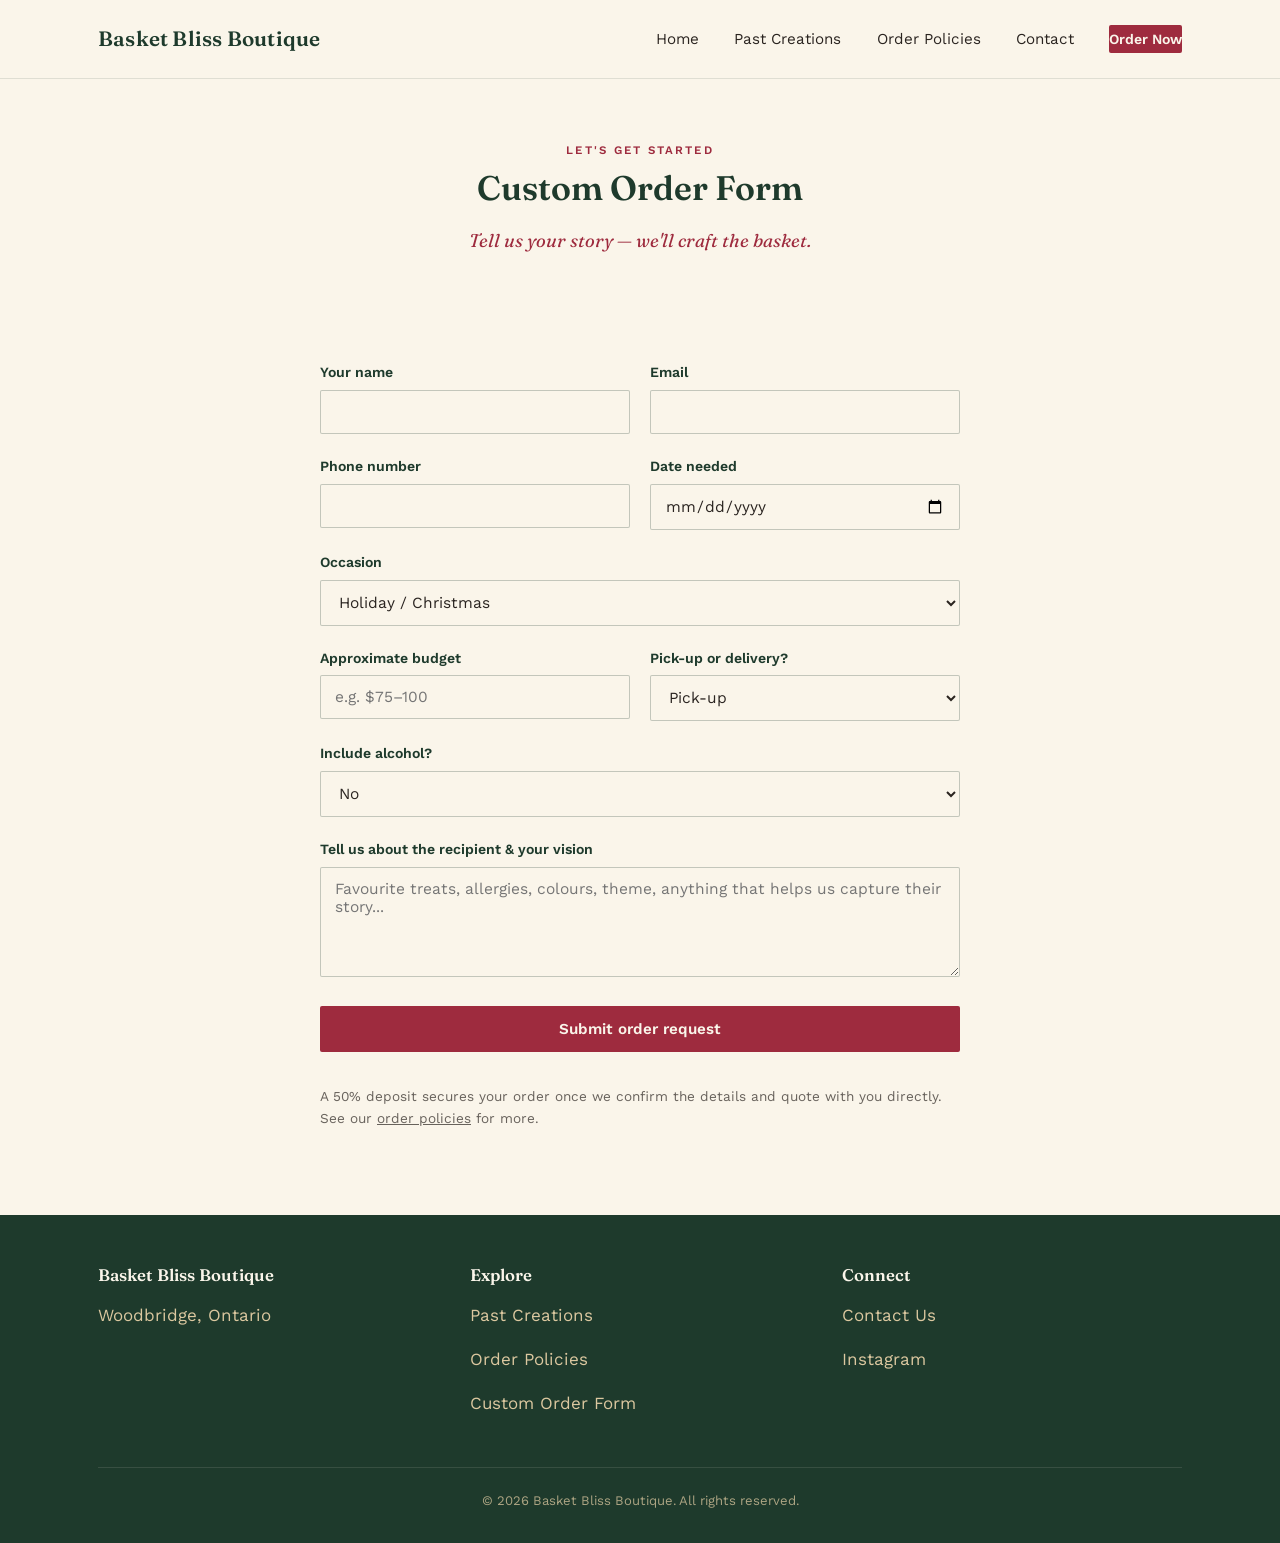
<file: custom-order-form.html>
<!DOCTYPE html>
<html lang="en">
<head>
<meta charset="UTF-8">
<meta name="viewport" content="width=device-width, initial-scale=1.0">
<title>Custom Order Form — Basket Bliss Boutique</title>
<meta name="description" content="Start your custom gift basket order with Basket Bliss Boutique.">
<link rel="preconnect" href="https://fonts.googleapis.com">
<link rel="preconnect" href="https://fonts.gstatic.com" crossorigin>
<link href="https://fonts.googleapis.com/css2?family=Fraunces:ital,wght@0,400;0,600;1,400&family=Work+Sans:wght@400;500;600&display=swap" rel="stylesheet">
<link rel="stylesheet" href="style.css">
</head>
<body>

<nav class="site-nav">
  <div class="container">
    <a href="index.html" class="brand">Basket Bliss Boutique</a>
    <button class="nav-toggle" aria-label="Toggle menu" aria-expanded="false">
      <span></span><span></span><span></span>
    </button>
    <ul class="nav-links">
      <li><a href="index.html">Home</a></li>
      <li><a href="past-creations.html">Past Creations</a></li>
      <li><a href="order-policies.html">Order Policies</a></li>
      <li><a href="contact.html">Contact</a></li>
      <li><a href="custom-order-form.html" class="nav-cta active">Order Now</a></li>
    </ul>
  </div>
</nav>

<div class="page-head container">
  <span class="eyebrow">Let's get started</span>
  <h1>Custom Order Form</h1>
  <p class="lede">Tell us your story — we'll craft the basket.</p>
</div>

<section>
  <div class="container">
    <!--
      SETUP NOTE FOR WHOEVER MAINTAINS THIS SITE:
      This form uses Formspree (https://formspree.io) so it can submit without
      a backend server. Free tier: 50 submissions/month.
      1. Create a free Formspree account and a new form.
      2. Replace YOUR_FORM_ID below with the ID Formspree gives you.
      3. Test it once by submitting the live form yourself.
    -->
    <form class="order-form" action="https://formspree.io/f/YOUR_FORM_ID" method="POST">
      <div class="form-row">
        <div>
          <label for="name">Your name</label>
          <input type="text" id="name" name="name" required>
        </div>
        <div>
          <label for="email">Email</label>
          <input type="email" id="email" name="email" required>
        </div>
      </div>

      <div class="form-row">
        <div>
          <label for="phone">Phone number</label>
          <input type="tel" id="phone" name="phone">
        </div>
        <div>
          <label for="date">Date needed</label>
          <input type="date" id="date" name="date needed" required>
        </div>
      </div>

      <div>
        <label for="occasion">Occasion</label>
        <select id="occasion" name="occasion">
          <option>Holiday / Christmas</option>
          <option>Birthday</option>
          <option>Thank you / Client gift</option>
          <option>Congratulations</option>
          <option>Sympathy</option>
          <option>Other</option>
        </select>
      </div>

      <div class="form-row">
        <div>
          <label for="budget">Approximate budget</label>
          <input type="text" id="budget" name="budget" placeholder="e.g. $75–100">
        </div>
        <div>
          <label for="fulfilment">Pick-up or delivery?</label>
          <select id="fulfilment" name="fulfilment">
            <option>Pick-up</option>
            <option>Delivery</option>
            <option>Not sure yet</option>
          </select>
        </div>
      </div>

      <div>
        <label for="alcohol">Include alcohol?</label>
        <select id="alcohol" name="alcohol">
          <option>No</option>
          <option>Yes, I'll provide it</option>
          <option>Yes, please arrange it</option>
        </select>
      </div>

      <div>
        <label for="details">Tell us about the recipient & your vision</label>
        <textarea id="details" name="details" placeholder="Favourite treats, allergies, colours, theme, anything that helps us capture their story..."></textarea>
      </div>

      <button type="submit" class="btn btn-primary">Submit order request</button>
      <p class="form-note">A 50% deposit secures your order once we confirm the details and quote with you directly. See our <a href="order-policies.html">order policies</a> for more.</p>
    </form>
  </div>
</section>

<footer>
  <div class="container">
    <div class="footer-grid">
      <div>
        <h3>Basket Bliss Boutique</h3>
        <p>Woodbridge, Ontario</p>
      </div>
      <div>
        <h3>Explore</h3>
        <p><a href="past-creations.html">Past Creations</a></p>
        <p><a href="order-policies.html">Order Policies</a></p>
        <p><a href="custom-order-form.html">Custom Order Form</a></p>
      </div>
      <div>
        <h3>Connect</h3>
        <p><a href="contact.html">Contact Us</a></p>
        <p><a href="https://www.instagram.com/basketblissboutique/" target="_blank" rel="noopener">Instagram</a></p>
      </div>
    </div>
    <div class="footer-bottom">© 2026 Basket Bliss Boutique. All rights reserved.</div>
  </div>
</footer>

<script src="script.js"></script>
</body>
</html>
</file>
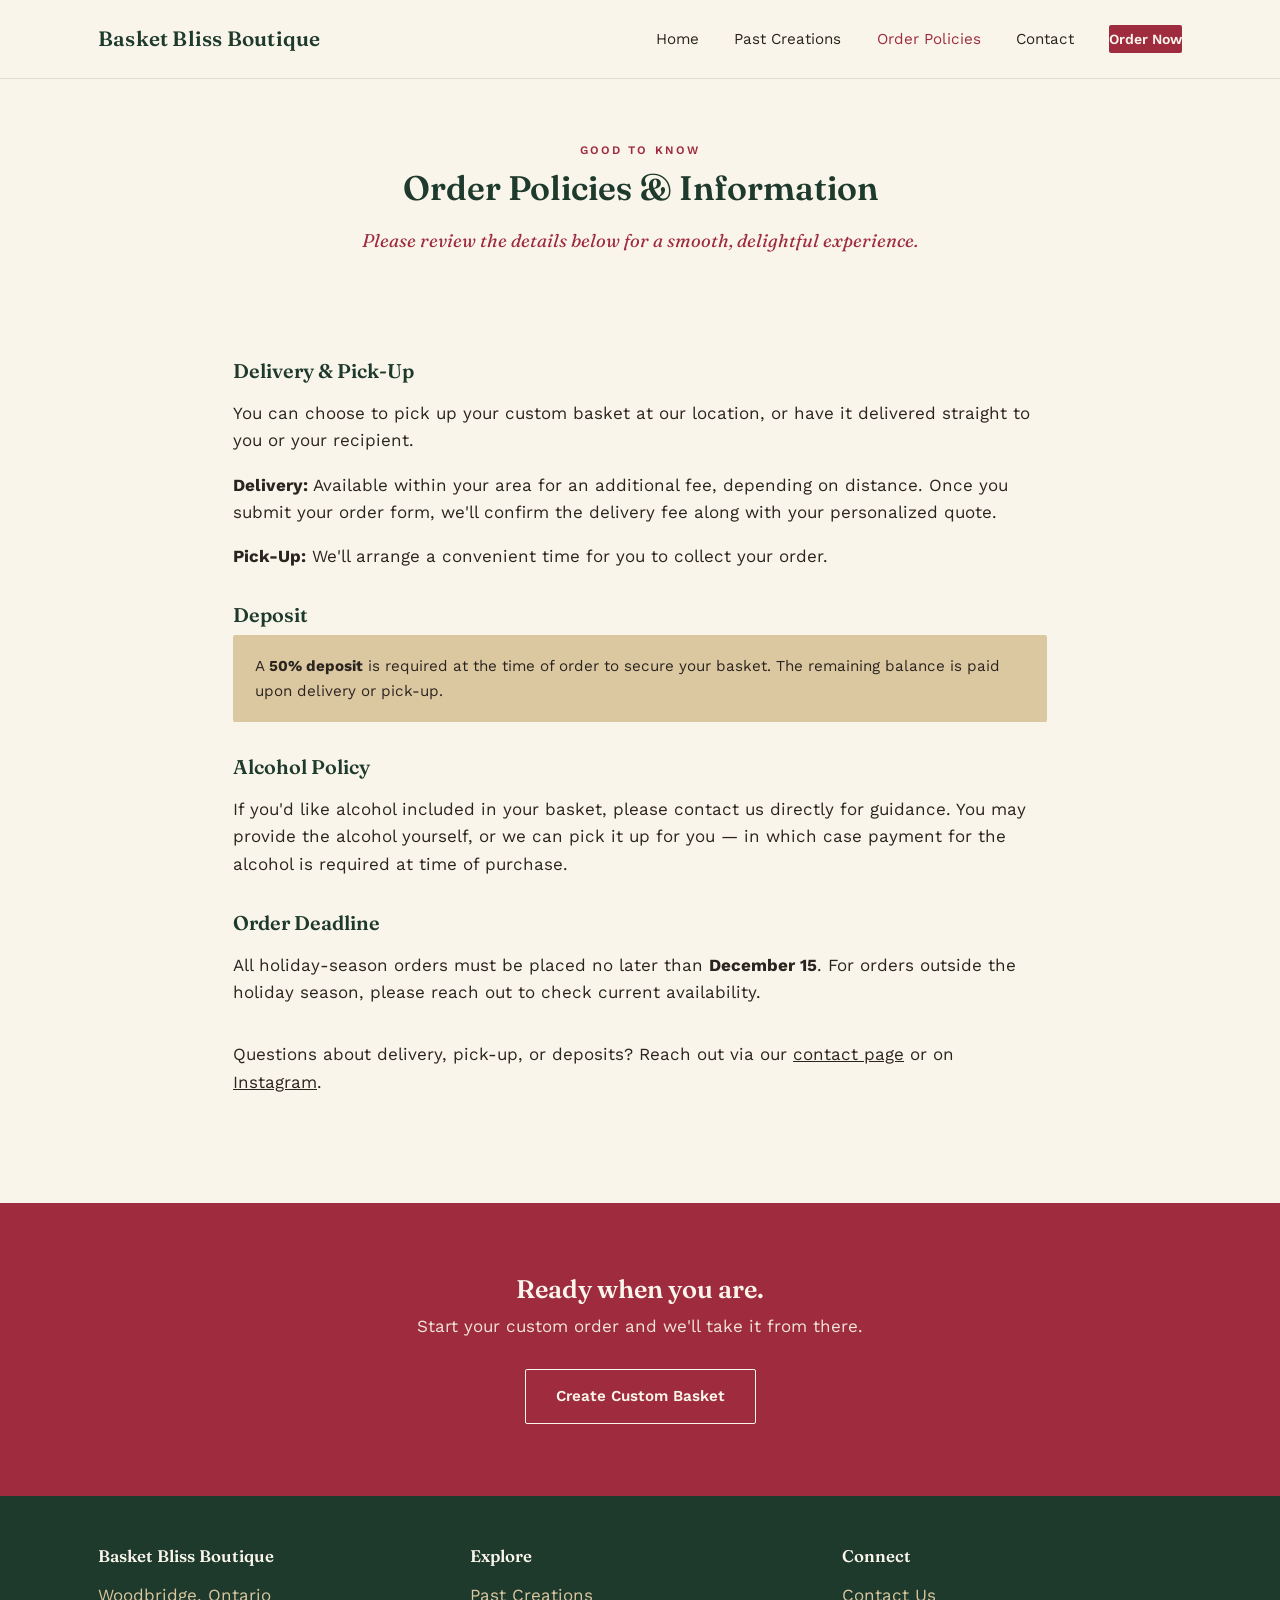
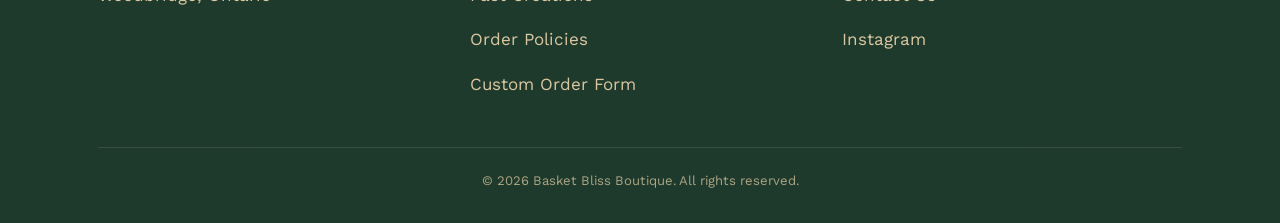
<file: order-policies.html>
<!DOCTYPE html>
<html lang="en">
<head>
<meta charset="UTF-8">
<meta name="viewport" content="width=device-width, initial-scale=1.0">
<title>Order Policies & Information — Basket Bliss Boutique</title>
<meta name="description" content="Delivery, pick-up, deposit, and ordering information for Basket Bliss Boutique.">
<link rel="preconnect" href="https://fonts.googleapis.com">
<link rel="preconnect" href="https://fonts.gstatic.com" crossorigin>
<link href="https://fonts.googleapis.com/css2?family=Fraunces:ital,wght@0,400;0,600;1,400&family=Work+Sans:wght@400;500;600&display=swap" rel="stylesheet">
<link rel="stylesheet" href="style.css">
</head>
<body>

<nav class="site-nav">
  <div class="container">
    <a href="index.html" class="brand">Basket Bliss Boutique</a>
    <button class="nav-toggle" aria-label="Toggle menu" aria-expanded="false">
      <span></span><span></span><span></span>
    </button>
    <ul class="nav-links">
      <li><a href="index.html">Home</a></li>
      <li><a href="past-creations.html">Past Creations</a></li>
      <li><a href="order-policies.html" class="active">Order Policies</a></li>
      <li><a href="contact.html">Contact</a></li>
      <li><a href="custom-order-form.html" class="nav-cta">Order Now</a></li>
    </ul>
  </div>
</nav>

<div class="page-head container">
  <span class="eyebrow">Good to know</span>
  <h1>Order Policies & Information</h1>
  <p class="lede">Please review the details below for a smooth, delightful experience.</p>
</div>

<section>
  <div class="container">
    <div class="policy-block">
      <h3>Delivery & Pick-Up</h3>
      <p>You can choose to pick up your custom basket at our location, or have it delivered straight to you or your recipient.</p>
      <p><strong>Delivery:</strong> Available within your area for an additional fee, depending on distance. Once you submit your order form, we'll confirm the delivery fee along with your personalized quote.</p>
      <p><strong>Pick-Up:</strong> We'll arrange a convenient time for you to collect your order.</p>
    </div>

    <div class="policy-block">
      <h3>Deposit</h3>
      <div class="note">A <strong>50% deposit</strong> is required at the time of order to secure your basket. The remaining balance is paid upon delivery or pick-up.</div>
    </div>

    <div class="policy-block">
      <h3>Alcohol Policy</h3>
      <p>If you'd like alcohol included in your basket, please contact us directly for guidance. You may provide the alcohol yourself, or we can pick it up for you — in which case payment for the alcohol is required at time of purchase.</p>
    </div>

    <div class="policy-block">
      <h3>Order Deadline</h3>
      <p>All holiday-season orders must be placed no later than <strong>December 15</strong>. For orders outside the holiday season, please reach out to check current availability.</p>
    </div>

    <div class="policy-block">
      <p>Questions about delivery, pick-up, or deposits? Reach out via our <a href="contact.html">contact page</a> or on <a href="https://www.instagram.com/basketblissboutique/" target="_blank" rel="noopener">Instagram</a>.</p>
    </div>
  </div>
</section>

<section class="cta-band">
  <div class="container">
    <h2>Ready when you are.</h2>
    <p>Start your custom order and we'll take it from there.</p>
    <a href="custom-order-form.html" class="btn btn-outline">Create Custom Basket</a>
  </div>
</section>

<footer>
  <div class="container">
    <div class="footer-grid">
      <div>
        <h3>Basket Bliss Boutique</h3>
        <p>Woodbridge, Ontario</p>
      </div>
      <div>
        <h3>Explore</h3>
        <p><a href="past-creations.html">Past Creations</a></p>
        <p><a href="order-policies.html">Order Policies</a></p>
        <p><a href="custom-order-form.html">Custom Order Form</a></p>
      </div>
      <div>
        <h3>Connect</h3>
        <p><a href="contact.html">Contact Us</a></p>
        <p><a href="https://www.instagram.com/basketblissboutique/" target="_blank" rel="noopener">Instagram</a></p>
      </div>
    </div>
    <div class="footer-bottom">© 2026 Basket Bliss Boutique. All rights reserved.</div>
  </div>
</footer>

<script src="script.js"></script>
</body>
</html>
</file>
<file: style.css>
/* ============================================================
   Basket Bliss Boutique — design tokens
   Palette: deep pine, cranberry ribbon, kraft paper, cream, gold thread
   ============================================================ */
:root {
  --evergreen: #1E3A2C;
  --evergreen-2: #294A38;
  --cranberry: #9E2B3E;
  --cranberry-2: #7E2231;
  --kraft: #DCC8A0;
  --kraft-2: #CDB585;
  --cream: #FAF5EA;
  --ink: #2A2420;
  --gold: #B8912F;
  --paper-shadow: 0 10px 30px -12px rgba(30, 58, 44, 0.35);

  --display: "Fraunces", serif;
  --body: "Work Sans", sans-serif;

  --radius: 2px;
}

* { box-sizing: border-box; }
html { scroll-behavior: smooth; }

body {
  margin: 0;
  background: var(--cream);
  color: var(--ink);
  font-family: var(--body);
  font-size: 17px;
  line-height: 1.6;
  -webkit-font-smoothing: antialiased;
}

img { max-width: 100%; display: block; }
a { color: inherit; }

h1, h2, h3 {
  font-family: var(--display);
  font-weight: 600;
  margin: 0 0 0.4em;
  line-height: 1.1;
  color: var(--evergreen);
}

.eyebrow {
  font-family: var(--body);
  font-size: 0.72rem;
  letter-spacing: 0.18em;
  text-transform: uppercase;
  color: var(--cranberry);
  font-weight: 600;
  display: inline-block;
  margin-bottom: 0.9em;
}

.container {
  max-width: 1140px;
  margin: 0 auto;
  padding: 0 28px;
}

/* ---------- Nav ---------- */
.site-nav {
  position: sticky;
  top: 0;
  z-index: 50;
  background: var(--cream);
  border-bottom: 1px solid rgba(30, 58, 44, 0.12);
}
.site-nav .container {
  display: flex;
  align-items: center;
  justify-content: space-between;
  height: 78px;
}
.brand {
  font-family: var(--display);
  font-size: 1.3rem;
  font-weight: 600;
  color: var(--evergreen);
  text-decoration: none;
  letter-spacing: 0.01em;
}
.nav-links {
  display: flex;
  align-items: center;
  gap: 2.2rem;
  list-style: none;
  margin: 0;
  padding: 0;
  font-size: 0.95rem;
}
.nav-links a {
  text-decoration: none;
  color: var(--ink);
  position: relative;
  padding: 6px 0;
}
.nav-links a.active,
.nav-links a:hover { color: var(--cranberry); }
.nav-cta {
  background: var(--cranberry);
  color: var(--cream) !important;
  padding: 10px 20px;
  border-radius: var(--radius);
  font-weight: 600;
  font-size: 0.88rem;
}
.nav-cta:hover { background: var(--cranberry-2); }
.nav-toggle { display: none; }

@media (max-width: 780px) {
  .nav-links {
    position: fixed;
    inset: 78px 0 0 0;
    background: var(--cream);
    flex-direction: column;
    justify-content: flex-start;
    padding: 2.5rem 28px;
    gap: 1.6rem;
    transform: translateX(100%);
    transition: transform 0.3s ease;
    font-size: 1.1rem;
  }
  .nav-links.open { transform: translateX(0); }
  .nav-toggle {
    display: block;
    background: none;
    border: none;
    cursor: pointer;
    padding: 8px;
  }
  .nav-toggle span {
    display: block;
    width: 24px;
    height: 2px;
    background: var(--evergreen);
    margin: 5px 0;
  }
}

/* ---------- Gift tag signature element ---------- */
.gift-tag {
  position: relative;
  background: var(--kraft);
  clip-path: polygon(14% 0, 100% 0, 100% 100%, 14% 100%, 0 50%);
  padding: 1.8rem 1.6rem 1.8rem 2.6rem;
  box-shadow: var(--paper-shadow);
}
.gift-tag::before {
  content: "";
  position: absolute;
  left: 14px;
  top: 50%;
  transform: translateY(-50%);
  width: 9px;
  height: 9px;
  border-radius: 50%;
  background: var(--cream);
  border: 1px solid rgba(42,36,32,0.25);
}
.gift-tag::after {
  content: "";
  position: absolute;
  left: 18px;
  top: 6px;
  width: 1px;
  height: 22px;
  background: var(--gold);
  transform: rotate(18deg);
}

/* ---------- Buttons ---------- */
.btn {
  display: inline-block;
  font-family: var(--body);
  font-weight: 600;
  font-size: 0.95rem;
  padding: 14px 30px;
  border-radius: var(--radius);
  text-decoration: none;
  border: none;
  cursor: pointer;
  transition: transform 0.15s ease, background 0.15s ease;
}
.btn-primary {
  background: var(--cranberry);
  color: var(--cream);
}
.btn-primary:hover { background: var(--cranberry-2); transform: translateY(-1px); }
.btn-outline {
  background: transparent;
  color: var(--evergreen);
  border: 1.5px solid var(--evergreen);
}
.btn-outline:hover { background: var(--evergreen); color: var(--cream); }

/* ---------- Hero ---------- */
.hero {
  padding: 5rem 0 4rem;
}
.hero .container {
  display: grid;
  grid-template-columns: 1.05fr 0.95fr;
  gap: 3.5rem;
  align-items: center;
}
.hero h1 {
  font-size: clamp(2.3rem, 4.2vw, 3.4rem);
}
.hero .lede {
  font-style: italic;
  font-family: var(--display);
  font-weight: 400;
  font-size: 1.25rem;
  color: var(--cranberry);
  margin-bottom: 1.1rem;
}
.hero p.desc {
  max-width: 46ch;
  margin-bottom: 1.8rem;
  color: rgba(42,36,32,0.85);
}
.hero-photo {
  position: relative;
}
.hero-photo img {
  border-radius: var(--radius);
  box-shadow: var(--paper-shadow);
}
.hero-photo .gift-tag {
  position: absolute;
  bottom: -22px;
  left: -30px;
  max-width: 220px;
  font-size: 0.85rem;
}
.hero-photo .gift-tag strong {
  display: block;
  font-family: var(--display);
  font-size: 1.05rem;
  color: var(--evergreen);
}

@media (max-width: 860px) {
  .hero .container { grid-template-columns: 1fr; }
  .hero-photo .gift-tag { position: static; margin-top: 1.4rem; max-width: none; }
}

/* ---------- Full-bleed hero (banner style) ---------- */
.hero-full {
  position: relative;
  height: 78vh;
  min-height: 460px;
  max-height: 720px;
  display: flex;
  align-items: flex-end;
  overflow: hidden;
}
.hero-full img {
  position: absolute;
  inset: 0;
  width: 100%;
  height: 100%;
  object-fit: cover;
}
.hero-full::after {
  content: "";
  position: absolute;
  inset: 0;
  background: linear-gradient(0deg, rgba(20,32,25,0.78) 0%, rgba(20,32,25,0.25) 45%, rgba(20,32,25,0) 70%);
}
.hero-full .hero-full-copy {
  position: relative;
  z-index: 2;
  color: var(--cream);
  padding: 0 0 3.2rem;
  max-width: 640px;
}
.hero-full .lede { color: var(--kraft); }
.hero-full h1 { color: var(--cream); }
.hero-full p.desc { color: rgba(250,245,234,0.88); }

/* ---------- Category tile row ---------- */
.category-tiles {
  padding: 3.2rem 0 3.6rem;
}
.category-tiles .grid3 {
  display: grid;
  grid-template-columns: repeat(3, 1fr);
  gap: 1.6rem;
}
.tile {
  position: relative;
  aspect-ratio: 1 / 1;
  border-radius: var(--radius);
  overflow: hidden;
  text-decoration: none;
  display: block;
}
.tile img {
  width: 100%;
  height: 100%;
  object-fit: cover;
  transition: transform 0.4s ease;
}
.tile:hover img { transform: scale(1.05); }
.tile::after {
  content: "";
  position: absolute;
  inset: 0;
  background: linear-gradient(0deg, rgba(30,58,44,0.72) 0%, rgba(30,58,44,0.08) 55%);
}
.tile span {
  position: absolute;
  left: 18px;
  bottom: 16px;
  z-index: 2;
  color: var(--cream);
  font-family: var(--display);
  font-size: 1.15rem;
  font-weight: 600;
}
@media (max-width: 780px) {
  .category-tiles .grid3 { grid-template-columns: 1fr; }
}

/* ---------- Clean product grid ---------- */
.product-grid {
  display: grid;
  grid-template-columns: repeat(auto-fill, minmax(240px, 1fr));
  gap: 2rem;
}
.product-card {
  text-decoration: none;
  color: var(--ink);
  display: block;
}
.product-card .thumb {
  aspect-ratio: 4/5;
  overflow: hidden;
  border-radius: var(--radius);
  background: var(--kraft);
  margin-bottom: 0.9rem;
  box-shadow: 0 1px 3px rgba(30,58,44,0.12);
  transition: box-shadow 0.2s ease, transform 0.2s ease;
}
.product-card .thumb img {
  width: 100%;
  height: 100%;
  object-fit: cover;
  transition: transform 0.4s ease;
}
.product-card:hover .thumb {
  box-shadow: var(--paper-shadow);
  transform: translateY(-3px);
}
.product-card:hover .thumb img { transform: scale(1.04); }
.product-card h3 {
  font-size: 1rem;
  font-weight: 600;
  margin: 0 0 0.2rem;
  color: var(--evergreen);
}
.product-card .price {
  font-size: 0.9rem;
  color: var(--cranberry);
  font-weight: 600;
}

/* ---------- Section shells ---------- */
section { padding: 4.5rem 0; }
.section-kraft {
  background: var(--kraft);
  position: relative;
}
.section-kraft::before,
.section-kraft::after {
  content: "";
  position: absolute;
  left: 0; right: 0;
  height: 18px;
  background: var(--kraft);
  clip-path: polygon(0 0,4% 100%,8% 0,12% 100%,16% 0,20% 100%,24% 0,28% 100%,32% 0,36% 100%,40% 0,44% 100%,48% 0,52% 100%,56% 0,60% 100%,64% 0,68% 100%,72% 0,76% 100%,80% 0,84% 100%,88% 0,92% 100%,96% 0,100% 100%);
}
.section-kraft::before { top: -1px; }
.section-kraft::after { bottom: -1px; transform: scaleY(-1); }

.two-col {
  display: grid;
  grid-template-columns: 1fr 1fr;
  gap: 3rem;
  align-items: center;
}
.two-col img { border-radius: var(--radius); box-shadow: var(--paper-shadow); }
@media (max-width: 780px) { .two-col { grid-template-columns: 1fr; } }

.section-head { max-width: 60ch; margin-bottom: 2.6rem; }

/* ---------- Featured strip / gallery ---------- */
.photo-strip {
  display: flex;
  gap: 1.4rem;
  overflow-x: auto;
  padding-bottom: 1rem;
  scroll-snap-type: x mandatory;
}
.photo-strip::-webkit-scrollbar { height: 8px; }
.photo-strip::-webkit-scrollbar-thumb { background: var(--kraft-2); border-radius: 4px; }
.photo-strip figure {
  flex: 0 0 260px;
  scroll-snap-align: start;
  margin: 0;
  background: var(--cream);
  padding: 10px 10px 16px;
  box-shadow: var(--paper-shadow);
  transform: rotate(var(--r, 0deg));
}
.photo-strip figure:nth-child(3n+1) { --r: -1.4deg; }
.photo-strip figure:nth-child(3n+2) { --r: 1deg; }
.photo-strip figure:nth-child(3n) { --r: -0.6deg; }
.photo-strip img { aspect-ratio: 4/5; object-fit: cover; }
.photo-strip figcaption {
  font-family: var(--display);
  font-style: italic;
  font-size: 0.85rem;
  text-align: center;
  padding-top: 8px;
  color: var(--evergreen);
}

.gallery-grid {
  display: grid;
  grid-template-columns: repeat(auto-fill, minmax(220px, 1fr));
  gap: 1.6rem;
}
.gallery-grid figure {
  margin: 0;
  background: var(--cream);
  padding: 8px 8px 12px;
  box-shadow: var(--paper-shadow);
  transform: rotate(var(--r, 0deg));
}
.gallery-grid figure:nth-child(4n+1) { --r: -1deg; }
.gallery-grid figure:nth-child(4n+2) { --r: 0.8deg; }
.gallery-grid figure:nth-child(4n+3) { --r: -0.5deg; }
.gallery-grid img { aspect-ratio: 1/1; object-fit: cover; }

/* ---------- Testimonials (hanging tags) ---------- */
.tags-row {
  display: grid;
  grid-template-columns: repeat(auto-fit, minmax(230px, 1fr));
  gap: 2.4rem;
  margin-top: 1rem;
}
.hang-tag {
  position: relative;
  padding-top: 30px;
}
.hang-tag::before {
  content: "";
  position: absolute;
  top: 0; left: 50%;
  width: 1px;
  height: 26px;
  background: var(--gold);
}
.hang-tag .gift-tag {
  clip-path: polygon(0 14%, 50% 0, 100% 14%, 100% 100%, 0 100%);
  padding: 1.8rem 1.4rem 1.4rem;
}
.hang-tag .gift-tag::before,
.hang-tag .gift-tag::after { content: none; }
.hang-tag p {
  font-style: italic;
  font-size: 0.98rem;
  margin: 0 0 0.9rem;
}
.hang-tag cite {
  font-style: normal;
  font-weight: 600;
  font-family: var(--display);
  color: var(--evergreen);
  font-size: 0.9rem;
}
.tags-row .hang-tag:nth-child(2n) { margin-top: 1.4rem; }

/* ---------- CTA band ---------- */
.cta-band {
  background: var(--cranberry);
  color: var(--cream);
  text-align: center;
}
.cta-band h2 { color: var(--cream); }
.cta-band p { max-width: 50ch; margin: 0 auto 1.8rem; opacity: 0.92; }
.cta-band .btn-outline {
  border-color: var(--cream);
  color: var(--cream);
}
.cta-band .btn-outline:hover { background: var(--cream); color: var(--cranberry); }

/* ---------- Footer ---------- */
footer {
  background: var(--evergreen);
  color: var(--kraft);
  padding: 3.2rem 0 2rem;
}
.footer-grid {
  display: grid;
  grid-template-columns: repeat(3, 1fr);
  gap: 2rem;
  margin-bottom: 2rem;
}
footer h3 { color: var(--cream); font-size: 1.05rem; }
footer a { color: var(--kraft); text-decoration: none; }
footer a:hover { color: var(--cream); }
.footer-bottom {
  border-top: 1px solid rgba(250,245,234,0.15);
  padding-top: 1.4rem;
  font-size: 0.82rem;
  opacity: 0.75;
  text-align: center;
}
@media (max-width: 780px) { .footer-grid { grid-template-columns: 1fr; } }

/* ---------- Policy / text pages ---------- */
.page-head {
  padding: 3.5rem 0 1rem;
  text-align: center;
}
.page-head .lede {
  font-family: var(--display);
  font-style: italic;
  color: var(--cranberry);
  font-size: 1.15rem;
}
.policy-block {
  max-width: 74ch;
  margin: 0 auto 2.2rem;
}
.policy-block h3 { margin-top: 0; }
.policy-block .note {
  background: var(--kraft);
  padding: 1.2rem 1.4rem;
  border-radius: var(--radius);
  font-size: 0.95rem;
}

/* ---------- Form ---------- */
.order-form {
  max-width: 640px;
  margin: 0 auto;
  display: grid;
  gap: 1.3rem;
}
.order-form label {
  display: block;
  font-weight: 600;
  font-size: 0.88rem;
  margin-bottom: 0.4rem;
  color: var(--evergreen);
}
.order-form input,
.order-form select,
.order-form textarea {
  width: 100%;
  padding: 12px 14px;
  border: 1.5px solid rgba(30,58,44,0.25);
  border-radius: var(--radius);
  font-family: var(--body);
  font-size: 0.97rem;
  background: var(--cream);
  color: var(--ink);
}
.order-form textarea { resize: vertical; min-height: 110px; }
.form-row { display: grid; grid-template-columns: 1fr 1fr; gap: 1.3rem; }
@media (max-width: 600px) { .form-row { grid-template-columns: 1fr; } }
.form-note { font-size: 0.85rem; color: rgba(42,36,32,0.7); }

/* ---------- Reduced motion ---------- */
@media (prefers-reduced-motion: reduce) {
  html { scroll-behavior: auto; }
  * { transition: none !important; animation: none !important; }
}

/* Focus visibility */
a:focus-visible, button:focus-visible, input:focus-visible, textarea:focus-visible {
  outline: 2px solid var(--cranberry);
  outline-offset: 2px;
}
</file>
